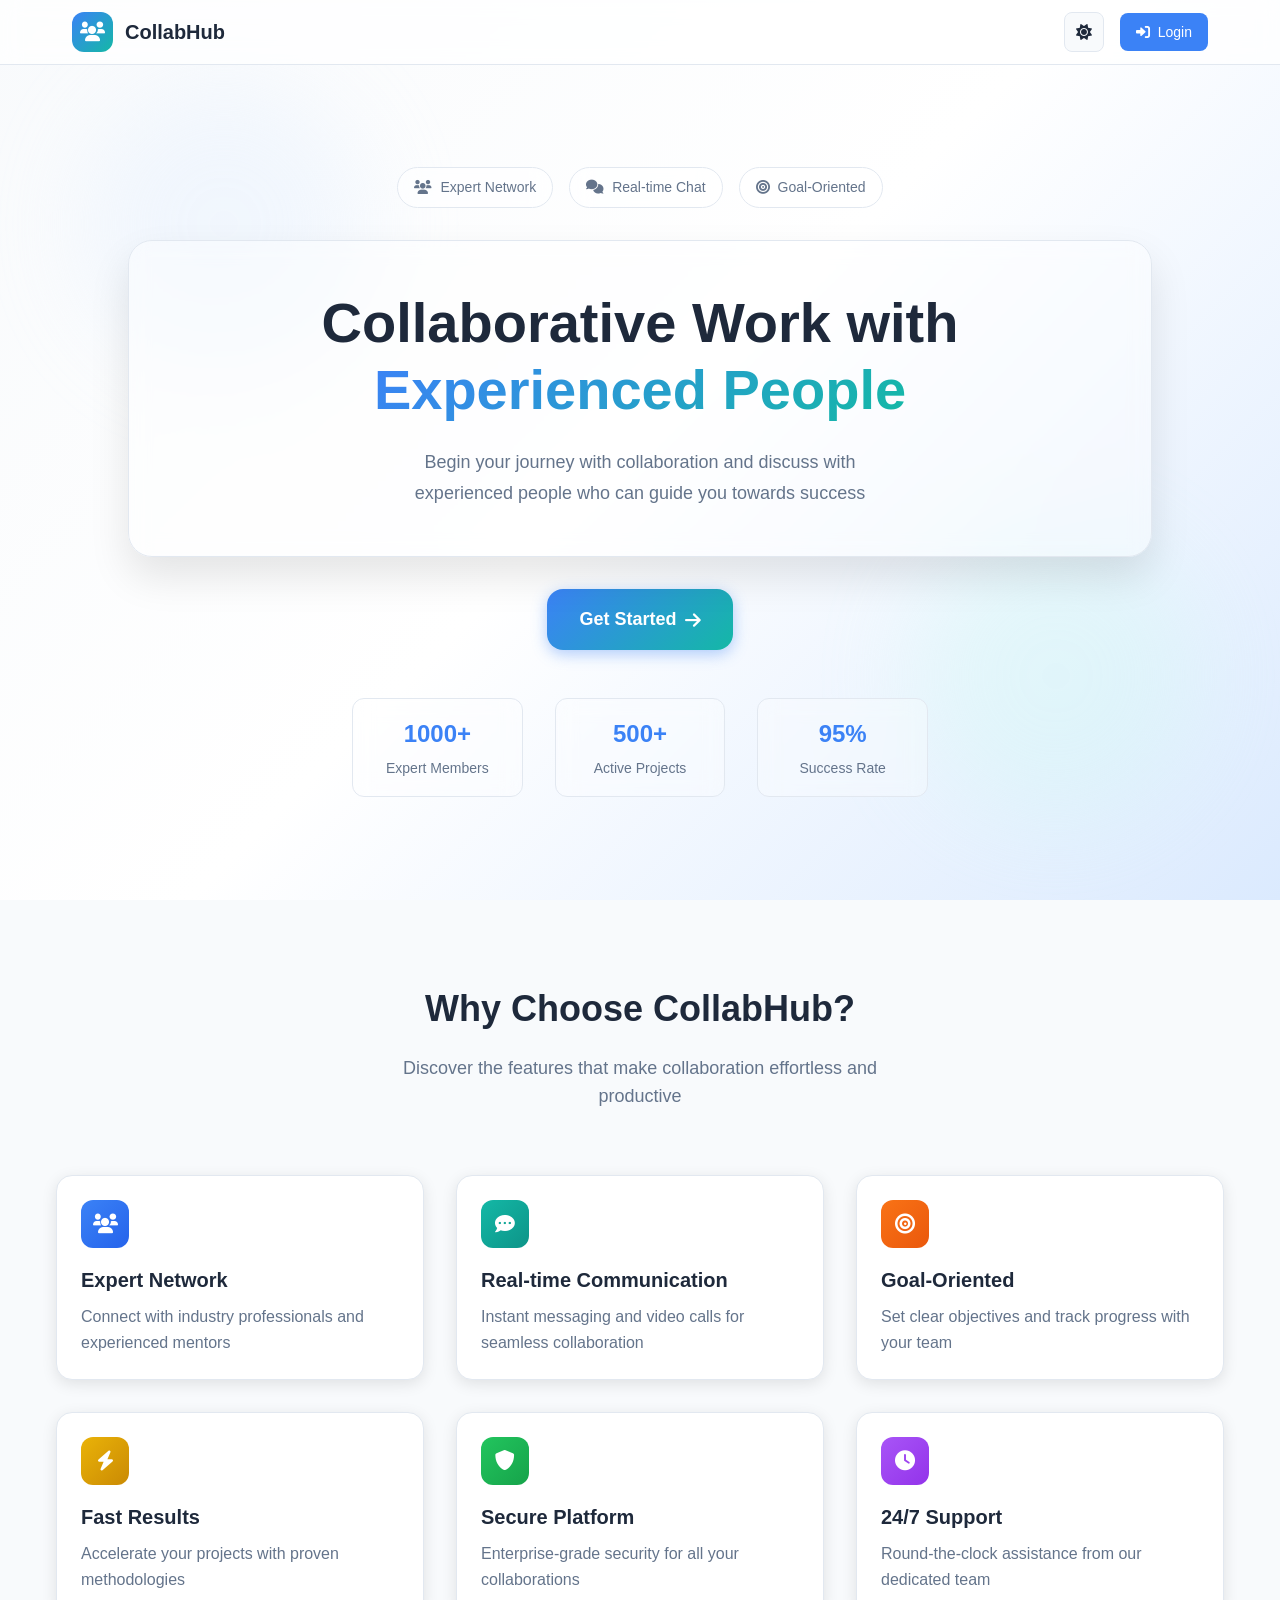
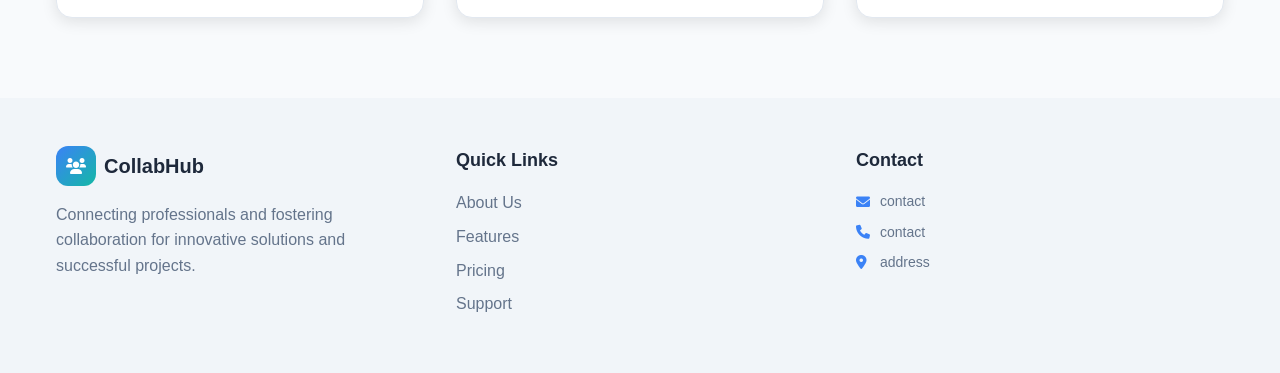
<file: Landing_Page/index.html>
<!DOCTYPE html>
<html lang="en">
<head>
    <meta charset="UTF-8">
    <meta name="viewport" content="width=device-width, initial-scale=1.0">
    <meta name="description" content="CollabHub - Connect with experienced professionals for collaborative work and mentorship">
    <meta name="keywords" content="collaboration, mentorship, professional network, teamwork">
    <title>CollabHub - Collaborative Platform</title>
    <link rel="stylesheet" href="styles.css">
    <link href="https://cdnjs.cloudflare.com/ajax/libs/font-awesome/6.0.0/css/all.min.css" rel="stylesheet">
    <link rel="preconnect" href="https://fonts.googleapis.com">
    <link rel="preconnect" href="https://fonts.gstatic.com" crossorigin>
</head>
<body>
    <header class="header">
        <div class="container">
            <div class="nav-wrapper">
                <a href="#" class="logo">
                    <div class="logo-icon">
                        <i class="fas fa-users"></i>
                    </div>
                    <span class="logo-text">CollabHub</span>
                </a>

                <nav class="nav-menu">
                    <div class="nav-items">
                        <button class="theme-toggle" id="themeToggle" aria-label="Toggle theme">
                            <i class="fas fa-sun" id="themeIcon"></i>
                        </button>
                        <a href="#" class="login-btn" onclick="handleLogin(); return false;">
                            <i class="fas fa-sign-in-alt"></i>
                            <span>Login</span>
                        </a>
                    </div>
                </nav>
            </div>
        </div>
    </header>

    <section class="hero">
        <div class="hero-background">
            <div class="bg-decoration bg-decoration-1"></div>
            <div class="bg-decoration bg-decoration-2"></div>
        </div>
        
        <div class="container">
            <div class="hero-content">
                <div class="feature-badges">
                    <div class="badge">
                        <i class="fas fa-users"></i>
                        <span>Expert Network</span>
                    </div>
                    <div class="badge">
                        <i class="fas fa-comments"></i>
                        <span>Real-time Chat</span>
                    </div>
                    <div class="badge">
                        <i class="fas fa-bullseye"></i>
                        <span>Goal-Oriented</span>
                    </div>
                </div>

                <div class="hero-main">
                    <h1 class="hero-title">
                        Collaborative Work with
                        <span class="gradient-text">Experienced People</span>
                    </h1>
                    
                    <p class="hero-description">
                        Begin your journey with collaboration and discuss with experienced people who can guide you towards success
                    </p>
                </div>

                <a href="#" class="cta-button" onclick="handleGetStarted(); return false;">
                    <span>Get Started</span>
                    <i class="fas fa-arrow-right"></i>
                </a>

                <div class="trust-indicators">
                    <div class="indicator">
                        <div class="indicator-number">1000+</div>
                        <div class="indicator-label">Expert Members</div>
                    </div>
                    <div class="indicator">
                        <div class="indicator-number">500+</div>
                        <div class="indicator-label">Active Projects</div>
                    </div>
                    <div class="indicator">
                        <div class="indicator-number">95%</div>
                        <div class="indicator-label">Success Rate</div>
                    </div>
                </div>
            </div>
        </div>
    </section>

    <section class="features">
        <div class="container">
            <div class="section-header">
                <h2>Why Choose CollabHub?</h2>
                <p>Discover the features that make collaboration effortless and productive</p>
            </div>

            <div class="features-grid">
                <div class="feature-card">
                    <div class="feature-icon blue">
                        <i class="fas fa-users"></i>
                    </div>
                    <h3>Expert Network</h3>
                    <p>Connect with industry professionals and experienced mentors</p>
                </div>

                <div class="feature-card">
                    <div class="feature-icon teal">
                        <i class="fas fa-comment-dots"></i>
                    </div>
                    <h3>Real-time Communication</h3>
                    <p>Instant messaging and video calls for seamless collaboration</p>
                </div>

                <div class="feature-card">
                    <div class="feature-icon orange">
                        <i class="fas fa-bullseye"></i>
                    </div>
                    <h3>Goal-Oriented</h3>
                    <p>Set clear objectives and track progress with your team</p>
                </div>

                <div class="feature-card">
                    <div class="feature-icon yellow">
                        <i class="fas fa-bolt"></i>
                    </div>
                    <h3>Fast Results</h3>
                    <p>Accelerate your projects with proven methodologies</p>
                </div>

                <div class="feature-card">
                    <div class="feature-icon green">
                        <i class="fas fa-shield-alt"></i>
                    </div>
                    <h3>Secure Platform</h3>
                    <p>Enterprise-grade security for all your collaborations</p>
                </div>

                <div class="feature-card">
                    <div class="feature-icon purple">
                        <i class="fas fa-clock"></i>
                    </div>
                    <h3>24/7 Support</h3>
                    <p>Round-the-clock assistance from our dedicated team</p>
                </div>
            </div>
        </div>
    </section>

    <footer class="footer">
        <div class="container">
            <div class="footer-content">
                <!-- Logo and description -->
                <div class="footer-section">
                    <div class="footer-logo">
                        <div class="logo-icon" style="padding: 0.375rem; font-size: 1rem;">
                            <i class="fas fa-users"></i>
                        </div>
                        <span class="logo-text">CollabHub</span>
                    </div>
                    <p class="footer-description">
                        Connecting professionals and fostering collaboration for innovative solutions and successful projects.
                    </p>
                </div>

                <div class="footer-section">
                    <h3>Quick Links</h3>
                    <ul class="footer-links">
                        <li><a href="#" onclick="alert('About Us page coming soon!'); return false;">About Us</a></li>
                        <li><a href="#features">Features</a></li>
                        <li><a href="#" onclick="alert('Pricing page coming soon!'); return false;">Pricing</a></li>
                        <li><a href="#" onclick="alert('Support page coming soon!'); return false;">Support</a></li>
                    </ul>
                </div>

                <div class="footer-section">
                    <h3>Contact</h3>
                    <div class="contact-info">
                        <div class="contact-item">
                            <i class="fas fa-envelope"></i>
                            <span>contact</span>
                        </div>
                        <div class="contact-item">
                            <i class="fas fa-phone"></i>
                            <span>contact</span>
                        </div>
                        <div class="contact-item">
                            <i class="fas fa-map-marker-alt"></i>
                            <span>address</span>
                        </div>
                    </div>
                </div>
            </div>
        </div>
    </footer>

    <script src="script.js"></script>
</body>
</html>
</file>
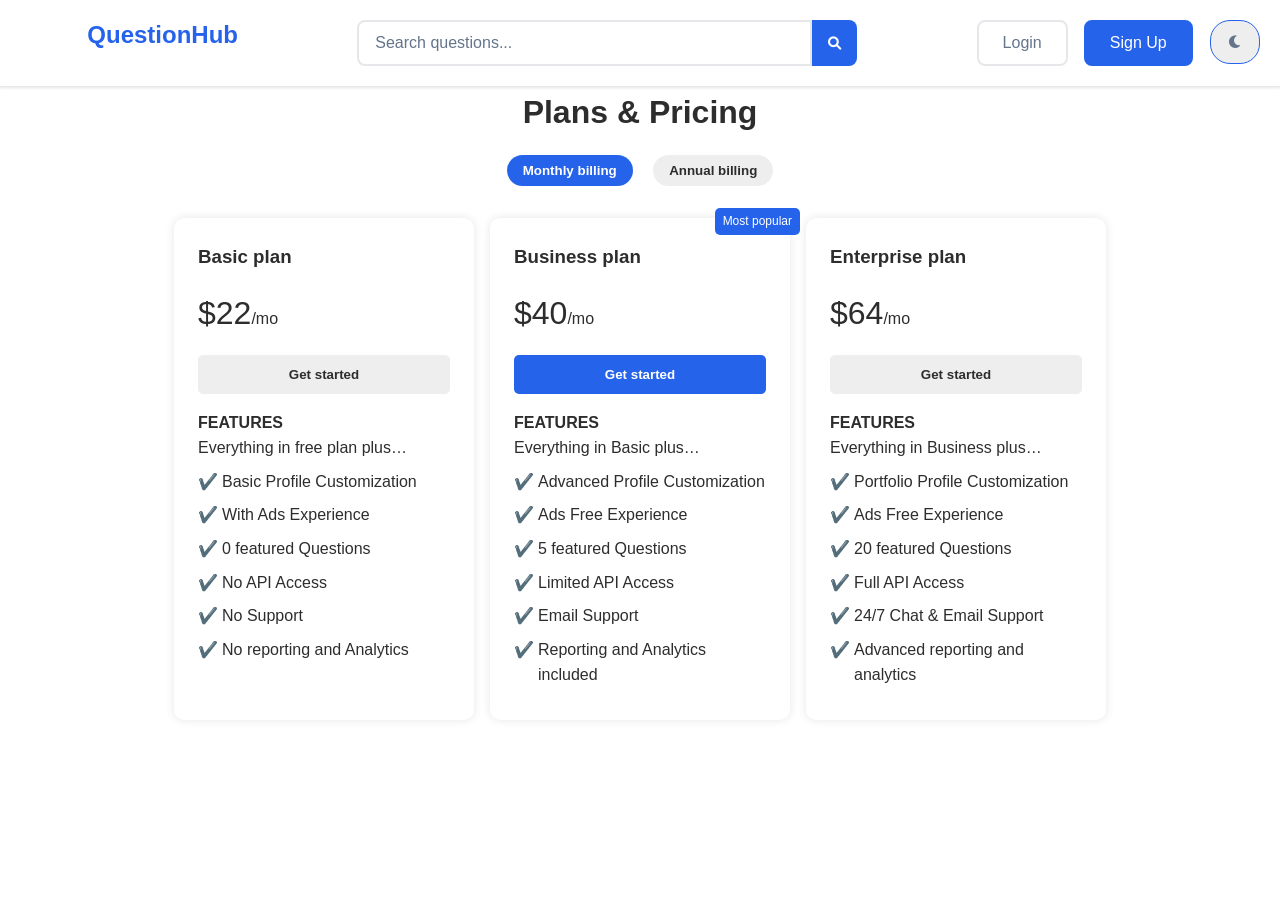
<file: pricing.html>
<!DOCTYPE html>
<html lang="en">
<head>
  <meta charset="UTF-8" />
  <meta name="viewport" content="width=device-width, initial-scale=1.0"/>
  <title>Pricing Page</title>
  <link href="https://cdnjs.cloudflare.com/ajax/libs/font-awesome/6.0.0/css/all.min.css" rel="stylesheet">
  <style>
    *{
        margin:0;
        padding:0;
    }

    :root {
    --bg-primary: #f8fafc;
    --bg-secondary: #ffffff;
    --bg-tertiary: #f1f5f9;
    --bg-quaternary: #f8fafc;
    --text-primary: #1f2937;
    --text-secondary: #64748b;
    --text-tertiary: #374151;
    --border-primary: #e5e7eb;
    --border-secondary: #f1f5f9;
    --accent-primary: #2563eb;
    --accent-secondary: #1d4ed8;
    --accent-success: #10b981;
    --accent-warning: #f59e0b;
    --accent-error: #ef4444;
    --shadow-sm: 0 1px 3px rgba(0, 0, 0, 0.1);
    --shadow-md: 0 4px 6px rgba(0, 0, 0, 0.1);
    --shadow-lg: 0 10px 15px rgba(0, 0, 0, 0.1);
}

[data-theme="dark"] {
    --bg-primary: #0f172a;
    --bg-secondary: #1e293b;
    --bg-tertiary: #334155;
    --bg-quaternary: #475569;
    --text-primary: #f1f5f9;
    --text-secondary: #cbd5e1;
    --text-tertiary: #e2e8f0;
    --border-primary: #334155;
    --border-secondary: #475569;
    --accent-primary: #3b82f6;
    --accent-secondary: #2563eb;
    --accent-success: #10b981;
    --accent-warning: #f59e0b;
    --accent-error: #ef4444;
    --shadow-sm: 0 1px 3px rgba(0, 0, 0, 0.3);
    --shadow-md: 0 4px 6px rgba(0, 0, 0, 0.3);
    --shadow-lg: 0 10px 15px rgba(0, 0, 0, 0.3);
}

* {
    margin: 0;
    padding: 0;
    box-sizing: border-box;
}

body {
    font-family: 'Segoe UI', Tahoma, Geneva, Verdana, sans-serif;
    line-height: 1.6;
    color: var(--text-primary);
    background-color: var(--bg-primary);
    transition: background-color 0.3s ease, color 0.3s ease;
}

.container {
    width: 100vw;
    /* border:1px solid black; */
}

.header {
    background: var(--bg-secondary);
    border-bottom: 1px solid var(--border-primary);
    position: sticky;
    top: 0;
    z-index: 100;
    box-shadow: var(--shadow-sm);
    transition: background-color 0.3s ease, border-color 0.3s ease;
}

.header-content {
    display: flex;
    align-items: center;
    justify-content: space-evenly;
    padding: 1rem 0;
    gap: 2rem;
}

.logo h1 {
    color: var(--accent-primary);
    font-size: 1.5rem;
    font-weight: 700;
    transition: color 0.3s ease;
}

.search-container {
    flex: 1;
    max-width: 500px;
    position: relative;
    display: flex;
}

.search-input {
    width: 100%;
    padding: 0.75rem 1rem;
    border: 2px solid var(--border-primary);
    border-radius: 8px 0 0 8px;
    font-size: 1rem;
    outline: none;
    transition: border-color 0.3s ease;
    background: var(--bg-secondary);
    color: var(--text-primary);
}

.search-input:focus {
    border-color: var(--accent-primary);
}

.search-input::placeholder {
    color: var(--text-secondary);
}

.search-btn {
    padding: 0.75rem 1rem;
    background: var(--accent-primary);
    color: white;
    border: none;
    border-radius: 0 8px 8px 0;
    cursor: pointer;
    transition: background-color 0.3s ease;
}

.search-btn:hover {
    background: var(--accent-secondary);
}

.auth-buttons {
    display: flex;
    gap: 1rem;
}

.theme-toggle {
    padding: 0.75rem;
    background: var(--bg-tertiary);
    color: var(--text-secondary);
    border: 2px solid var(--border-primary);
    border-radius: 8px;
    cursor: pointer;
    transition: all 0.3s ease;
    display: flex;
    align-items: center;
    justify-content: center;
    width: 44px;
    height: 44px;
}

.theme-toggle:hover {
    background: var(--bg-quaternary);
    color: var(--accent-primary);
    border-color: var(--accent-primary);
    transform: translateY(-2px);
}

.btn {
    padding: 0.75rem 1.5rem;
    border: none;
    border-radius: 8px;
    font-size: 1rem;
    font-weight: 500;
    cursor: pointer;
    transition: all 0.3s ease;
    display: inline-flex;
    align-items: center;
    gap: 0.5rem;
    text-decoration: none;
    background: var(--bg-secondary);
    color: var(--text-primary);
    border: 2px solid var(--border-primary);
}

.btn-primary {
    background: var(--accent-primary);
    color: white;
    border-color: var(--accent-primary);
}

.btn-primary:hover {
    background: var(--accent-secondary);
    transform: translateY(-2px);
}

.btn-outline {
    background: var(--bg-secondary);
    color: var(--text-secondary);
    border: 2px solid var(--border-primary);
}

.btn-outline:hover {
    border-color: var(--accent-primary);
    color: var(--accent-primary);
    transform: translateY(-2px);
}

.btn-sm {
    padding: 0.5rem 1rem;
    font-size: 0.875rem;
}


    :root {
      --bg: #ffffff;
      --text: #2d2d2d;
      --card-bg: #fff;
      --highlight:  #2563eb;
      --button-bg: #eee;
      --check-color: #2ecc71;
    }

    [data-theme="dark"] {
      --bg: #1a1a1a;
      --text: #f0f0f0;
      --card-bg: #2a2a2a;
      --highlight: #fff;
      --button-bg: #333;
      --check-color: #2ecc71;
    }

    * {
      margin: 0;
      padding: 0;
      box-sizing: border-box;
    }

    body {
      font-family:'Lucida Sans', 'Lucida Sans Regular', 'Lucida Grande', 'Lucida Sans Unicode', Geneva, Verdana, sans-serif;
      background: var(--bg);
      color: var(--text);
      transition: all 0.3s ease;
      overflow-x:hidden;
    }

    h1 {
      text-align: center;
      font-size: 2rem;
      margin-bottom: 1rem;
    }

    .top-bar {
      display: flex;
      justify-content: center;
      align-items: center;
      gap: 1rem;
      margin-bottom: 2rem;
    }

    .toggle button {
      padding: 0.5rem 1rem;
      margin: 0 0.5rem;
      border: none;
      border-radius: 20px;
      cursor: pointer;
      font-weight: bold;
      background: var(--button-bg);
      color: var(--text);
    }

    .toggle button.active {
      background: var(--highlight);
      color: var(--bg);
    }

    .dark-mode-toggle {
      width:50px;
      cursor: pointer;
      font-size: 0.9rem;
      background: var(--button-bg);
      padding: 0.4rem 1rem;
      border-radius: 20px;
      border: 1px solid var(--highlight);
      margin-right:0;
      position:absolute;
      right:0;
      margin-right:20px;
    }

    .plans {
      display: flex;
      flex-wrap: wrap;
      gap: 1rem;
      justify-content: center;
    }

    .card {
      background: var(--card-bg);
      border-radius: 10px;
      padding: 1.5rem;
      width: 300px;
      box-shadow: 0 0 10px rgba(0,0,0,0.1);
      position: relative;
      transition: background 0.3s ease;
    }

    .popular {
      position: absolute;
      top: -10px;
      right: -10px;
      background: var(--highlight);
      color: var(--bg);
      font-size: 0.75rem;
      padding: 0.25rem 0.5rem;
      border-radius: 5px;
    }

    .price {
      font-size: 2rem;
      margin: 1rem 0;
    }

    .card button {
      width: 100%;
      padding: 0.75rem;
      background: var(--button-bg);
      border: none;
      border-radius: 5px;
      font-weight: bold;
      margin-bottom: 1rem;
      cursor: pointer;
      color: var(--text);
    }

    .card .black-btn {
      background: var(--highlight);
      color: var(--bg);
    }

    ul {
      list-style: none;
    }

    ul li {
      margin: 0.5rem 0;
      padding-left: 1.5rem;
      position: relative;
    }

    ul li::before {
      content: "✔️";
      position: absolute;
      left: 0;
      color: var(--check-color);
    }

    @media (max-width: 768px) {
      .plans {
        flex-direction: column;
        align-items: center;
      }
    }
  </style>
</head>
<body>

    <header class="header">
        <div class="container">
            <div class="header-content">
                <div class="logo">
                    <h1>QuestionHub</h1>
                </div>
                
                <div class="search-container">
                    <input type="text" class="search-input" placeholder="Search questions..." id="searchInput">
                    <button class="search-btn">
                        <i class="fas fa-search"></i>
                    </button>
                </div>
                
                <div class="auth-buttons">
                    <button class="btn btn-outline" id="loginBtn">Login</button>
                    <button class="btn btn-primary" id="signupBtn">Sign Up</button>
                    <button class="theme-toggle dark-mode-toggle" id="themeToggle" aria-label="Toggle theme" onclick="toggleDarkMode()"/>
                        <i class="fas fa-moon"></i>
                    </button>
                </div>
            </div>
        </div>
    </header>
  <h1>Plans & Pricing</h1>

  <div class="top-bar">
    <div class="toggle">
      <button class="active" onclick="switchPricing('monthly')">Monthly billing</button>
      <button onclick="switchPricing('annual')">Annual billing</button>
    </div>
  </div>

  <div class="plans" id="pricingCards"></div>

  <script>
    const plans = {
      monthly: [
        {
          name: "Basic plan",
          price: 22,
          button: "Get started",
          features: [
            "Basic Profile Customization",
            "With Ads Experience",
            "0 featured Questions",
            "No API Access",
            "No Support",
            "No reporting and Analytics"
          ]
        },
        {
          name: "Business plan",
          price: 40,
          popular: true,
          button: "Get started",
          features: [
            "Advanced Profile Customization",
            "Ads Free Experience",
            "5 featured Questions",
            "Limited API Access",
            "Email Support",
            "Reporting and Analytics included"
          ]
        },
        {
          name: "Enterprise plan",
          price: 64,
          button: "Get started",
          features: [
            "Portfolio Profile Customization",
            "Ads Free Experience",
            "20 featured Questions",
            "Full API Access",
            "24/7 Chat & Email Support",
            "Advanced reporting and analytics"
          ]
        }
      ],
      annual: [
        {
          name: "Basic plan",
          price: 200,
          button: "Get started",
          features: [
            "Basic Profile Customization",
            "With Ads Experience",
            "0 featured Questions",
            "No API Access",
            "No Support",
            "No reporting and Analytics"
          ]
        },
        {
          name: "Business plan",
          price: 399,
          popular: true,
          button: "Get started",
          features: [
            "Advanced Profile Customization",
            "Ads Free Experience",
            "5 featured Questions",
            "Limited API Access",
            "Email Support",
            "Reporting and Analytics included"
          ]
        },
        {
          name: "Enterprise plan",
          price: 799,
          button: "Get started",
          features: [
            "Portfolio Profile Customization",
            "Ads Free Experience",
            "20 featured Questions",
            "Full API Access",
            "24/7 Chat & Email Support",
            "Advanced reporting and analytics"
          ]
        }
      ]
    };

    function renderPlans(type = "monthly") {
      const container = document.getElementById("pricingCards");
      container.innerHTML = "";
      plans[type].forEach(plan => {
        const card = document.createElement("div");
        card.className = "card";
        if (plan.popular) {
          const badge = document.createElement("div");
          badge.className = "popular";
          badge.innerText = "Most popular";
          card.appendChild(badge);
        }
        card.innerHTML += `
          <h3>${plan.name}</h3>
          <p class="price">$${plan.price}<span style="font-size: 1rem;">/mo</span></p>
          <button class="${plan.popular ? 'black-btn' : ''}">${plan.button}</button>
          <p><strong>FEATURES</strong><br>Everything in ${plan.name.includes('Basic') ? 'free plan' : plan.name.includes('Business') ? 'Basic' : 'Business'} plus…</p>
          <ul>${plan.features.map(f => `<li>${f}</li>`).join('')}</ul>
        `;
        container.appendChild(card);
      });
    }

    function switchPricing(type) {
      document.querySelectorAll(".toggle button").forEach(btn => btn.classList.remove("active"));
      document.querySelector(`.toggle button:nth-child(${type === "monthly" ? 1 : 2})`).classList.add("active");
      renderPlans(type);
    }

    function toggleDarkMode() {
      const currentTheme = document.documentElement.getAttribute("data-theme");
      const newTheme = currentTheme === "dark" ? "light" : "dark";
      document.documentElement.setAttribute("data-theme", newTheme);
      localStorage.setItem("theme", newTheme);
    }

    // Load saved theme from localStorage
    window.onload = () => {
      const savedTheme = localStorage.getItem("theme") || "light";
      document.documentElement.setAttribute("data-theme", savedTheme);
      renderPlans();
    };
  </script>
</body>
</html>
</file>
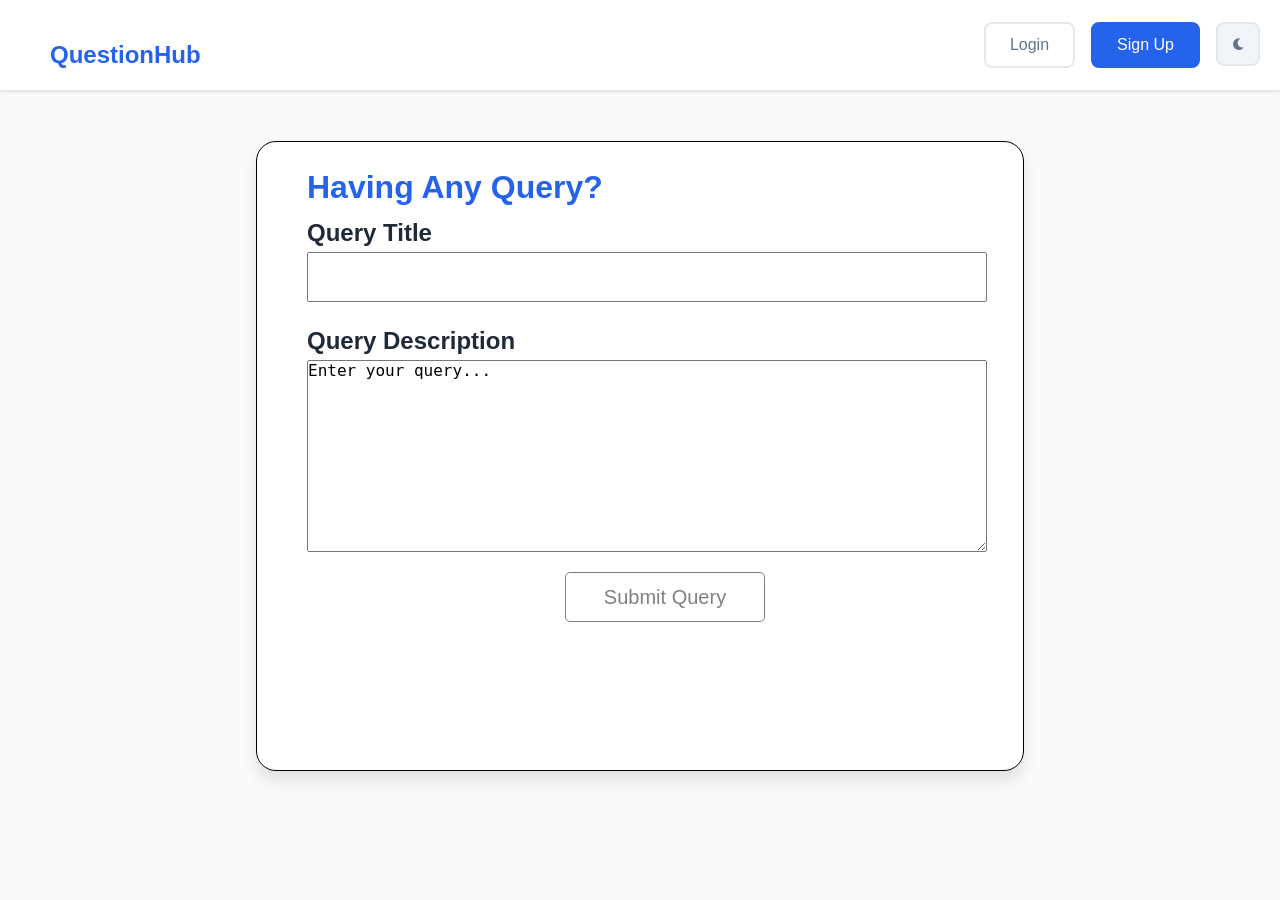
<file: query_page.html>
<!DOCTYPE html>
<html lang="en">
<head>
    <meta charset="UTF-8">
    <meta name="viewport" content="width=device-width, initial-scale=1.0">
    <title>Query Page</title>
    <link href="https://cdnjs.cloudflare.com/ajax/libs/font-awesome/6.0.0/css/all.min.css" rel="stylesheet">
    <style>

            *{
        margin:0;
        padding:0;
    }

    :root {
    --bg-primary: #f8fafc;
    --bg-secondary: #ffffff;
    --bg-tertiary: #f1f5f9;
    --bg-quaternary: #f8fafc;
    --text-primary: #1f2937;
    --text-secondary: #64748b;
    --text-tertiary: #374151;
    --border-primary: #e5e7eb;
    --border-secondary: #f1f5f9;
    --accent-primary: #2563eb;
    --accent-secondary: #1d4ed8;
    --accent-success: #10b981;
    --accent-warning: #f59e0b;
    --accent-error: #ef4444;
    --shadow-sm: 0 1px 3px rgba(0, 0, 0, 0.1);
    --shadow-md: 0 4px 6px rgba(0, 0, 0, 0.1);
    --shadow-lg: 0 10px 15px rgba(0, 0, 0, 0.1);
}

[data-theme="dark"] {
    --bg-primary: #0f172a;
    --bg-secondary: #1e293b;
    --bg-tertiary: #334155;
    --bg-quaternary: #475569;
    --text-primary: #f1f5f9;
    --text-secondary: #cbd5e1;
    --text-tertiary: #e2e8f0;
    --border-primary: #334155;
    --border-secondary: #475569;
    --accent-primary: #3b82f6;
    --accent-secondary: #2563eb;
    --accent-success: #10b981;
    --accent-warning: #f59e0b;
    --accent-error: #ef4444;
    --shadow-sm: 0 1px 3px rgba(0, 0, 0, 0.3);
    --shadow-md: 0 4px 6px rgba(0, 0, 0, 0.3);
    --shadow-lg: 0 10px 15px rgba(0, 0, 0, 0.3);
}

* {
    margin: 0;
    padding: 0;
    box-sizing: border-box;
}

body {
    font-family: 'Segoe UI', Tahoma, Geneva, Verdana, sans-serif;
    line-height: 1.6;
    color: var(--text-primary);
    background-color: var(--bg-primary);
    transition: background-color 0.3s ease, color 0.3s ease;
}

.container {
    width: 100vw;
    /* border:1px solid black; */
}

.header {
    background: var(--bg-secondary);
    border-bottom: 1px solid var(--border-primary);
    position: sticky;
    top: 0;
    z-index: 100;
    box-shadow: var(--shadow-sm);
    transition: background-color 0.3s ease, border-color 0.3s ease;
}

.header-content {
    display: flex;
    align-items: center;
    justify-content: space-between;
    padding: 1rem 0;
    gap: 2rem;
}

.logo h1 {
    color: var(--accent-primary);
    font-size: 1.5rem;
    font-weight: 700;
    transition: color 0.3s ease;
}

.search-container {
    flex: 1;
    max-width: 500px;
    position: relative;
    display: flex;
}

.search-input {
    width: 100%;
    padding: 0.75rem 1rem;
    border: 2px solid var(--border-primary);
    border-radius: 8px 0 0 8px;
    font-size: 1rem;
    outline: none;
    transition: border-color 0.3s ease;
    background: var(--bg-secondary);
    color: var(--text-primary);
}

.search-input:focus {
    border-color: var(--accent-primary);
}

.search-input::placeholder {
    color: var(--text-secondary);
}

.search-btn {
    padding: 0.75rem 1rem;
    background: var(--accent-primary);
    color: white;
    border: none;
    border-radius: 0 8px 8px 0;
    cursor: pointer;
    transition: background-color 0.3s ease;
}

.search-btn:hover {
    background: var(--accent-secondary);
}

.auth-buttons {
    display: flex;
    gap: 1rem;
    margin-right:20px;
}

.theme-toggle {
    padding: 0.75rem;
    background: var(--bg-tertiary);
    color: var(--text-secondary);
    border: 2px solid var(--border-primary);
    border-radius: 8px;
    cursor: pointer;
    transition: all 0.3s ease;
    display: flex;
    align-items: center;
    justify-content: center;
    width: 44px;
    height: 44px;
}

.theme-toggle:hover {
    background: var(--bg-quaternary);
    color: var(--accent-primary);
    border-color: var(--accent-primary);
    transform: translateY(-2px);
}

.btn {
    padding: 0.75rem 1.5rem;
    border: none;
    border-radius: 8px;
    font-size: 1rem;
    font-weight: 500;
    cursor: pointer;
    transition: all 0.3s ease;
    display: inline-flex;
    align-items: center;
    gap: 0.5rem;
    text-decoration: none;
    background: var(--bg-secondary);
    color: var(--text-primary);
    border: 2px solid var(--border-primary);
}

.btn-primary {
    background: var(--accent-primary);
    color: white;
    border-color: var(--accent-primary);
}

.btn-primary:hover {
    background: var(--accent-secondary);
    transform: translateY(-2px);
}

.btn-outline {
    background: var(--bg-secondary);
    color: var(--text-secondary);
    border: 2px solid var(--border-primary);
}

.btn-outline:hover {
    border-color: var(--accent-primary);
    color: var(--accent-primary);
    transform: translateY(-2px);
}

.btn-sm {
    padding: 0.5rem 1rem;
    font-size: 0.875rem;
}


        .query-section{
            border:1px solid black;
            width:60%;
            height:70vh;
            background-color: var(--bg-secondary);
            margin:auto;
            border-radius:20px;
            margin-top:50px;
            box-shadow:var(--shadow-lg);
        }
        h1{
            margin-left:50px;
            margin-top:20px;
            color:var(--accent-primary);
        }
        form{
            display:flex;
            justify-content: flex-start;
            align-items: first baseline;
            flex-direction: column;
            flex-wrap: wrap;
            margin-left:50px;
        }

        form label{
            font-size:24px;
            font-weight:600;
        }
        form input[type="text"]{
            width:95%;
            height:50px;
            font-size:20px;
            font-weight: 500;
            margin-bottom:20px;
        }

        form textarea{
            width:95%;
            font-size: 16px;
        }

        form input[type="submit"]{
            width:200px;
            height:50px;
            margin:auto;
            border-radius:5px;
            margin-top:20px;
            font-size:20px;
            border:1px solid grey;
            background-color: white;
            color:grey;
            cursor:pointer;
        }

        form input[type="submit"]:hover{
            color:white;
            background-color: var(--accent-primary);
        }
    </style>
</head>
<body>

    <header class="header">
        <div class="container">
            <div class="header-content">
                <div class="logo">
                    <h1>QuestionHub</h1>
                </div>
                
                <!-- <div class="search-container">
                    <input type="text" class="search-input" placeholder="Search questions..." id="searchInput">
                    <button class="search-btn">
                        <i class="fas fa-search"></i>
                    </button>
                </div> -->
                
                <div class="auth-buttons">
                    <button class="btn btn-outline" id="loginBtn">Login</button>
                    <button class="btn btn-primary" id="signupBtn">Sign Up</button>
                    <button class="theme-toggle dark-mode-toggle" id="themeToggle" aria-label="Toggle theme" onclick="toggleDarkMode()"/>
                        <i class="fas fa-moon"></i>
                    </button>
                </div>
            </div>
        </div>
    </header>

    <div class="query-section">
        <h1>Having Any Query?</h1>
        <form action="">
            <label for="">Query Title</label>
            <input type="text" class="" id="" />
            <label for="">Query Description</label>
            <textarea name="query-desc" id="" cols="30" rows="10">Enter your query...</textarea>
            <input type="submit" value="Submit Query">
        </form>
    </div>
</body>
</html>
</file>
<file: Landing_Page/styles.css>
:root {
  --bg-primary: #ffffff;
  --bg-secondary: #f8fafc;
  --bg-tertiary: #f1f5f9;
  --text-primary: #1e293b;
  --text-secondary: #64748b;
  --text-muted: #94a3b8;
  --border-color: #e2e8f0;
  --shadow-light: rgba(0, 0, 0, 0.1);
  --shadow-medium: rgba(0, 0, 0, 0.15);
  --shadow-heavy: rgba(0, 0, 0, 0.25);
  
  --color-blue: #3b82f6;
  --color-blue-dark: #2563eb;
  --color-teal: #14b8a6;
  --color-orange: #f97316;
  --color-yellow: #eab308;
  --color-green: #22c55e;
  --color-purple: #a855f7;
  
  --gradient-primary: linear-gradient(135deg, var(--color-blue), var(--color-teal));
  --gradient-text: linear-gradient(135deg, var(--color-blue), var(--color-teal));
}

[data-theme="dark"] {
  --bg-primary: #0f172a;
  --bg-secondary: #1e293b;
  --bg-tertiary: #334155;
  --text-primary: #f8fafc;
  --text-secondary: #cbd5e1;
  --text-muted: #94a3b8;
  --border-color: #334155;
  --shadow-light: rgba(0, 0, 0, 0.3);
  --shadow-medium: rgba(0, 0, 0, 0.4);
  --shadow-heavy: rgba(0, 0, 0, 0.6);
}

* {
  margin: 0;
  padding: 0;
  box-sizing: border-box;
}

html {
  scroll-behavior: smooth;
}

body {
  font-family: -apple-system, BlinkMacSystemFont, 'Segoe UI', Roboto, 'Helvetica Neue', Arial, sans-serif;
  line-height: 1.6;
  color: var(--text-primary);
  background-color: var(--bg-primary);
  transition: background-color 0.3s ease, color 0.3s ease;
  overflow-x: hidden;
}

.container {
  max-width: 1200px;
  margin: 0 auto;
  padding: 0 1rem;
}

.header {
  position: fixed;
  top: 0;
  left: 0;
  right: 0;
  background: rgba(255, 255, 255, 0.95);
  backdrop-filter: blur(10px);
  -webkit-backdrop-filter: blur(10px);
  border-bottom: 1px solid var(--border-color);
  z-index: 1000;
  transition: all 0.3s ease;
}

[data-theme="dark"] .header {
  background: rgba(15, 23, 42, 0.95);
}

.nav-wrapper {
  display: flex;
  justify-content: space-between;
  align-items: center;
  height: 4rem;
  max-width: 1200px;
  margin: 0 auto;
  padding: 0 1rem;
}

.logo {
  display: flex;
  align-items: center;
  gap: 0.75rem;
  text-decoration: none;
}

.logo-icon {
  background: var(--gradient-primary);
  padding: 0.5rem;
  border-radius: 0.75rem;
  color: white;
  font-size: 1.25rem;
  display: flex;
  align-items: center;
  justify-content: center;
  min-width: 2.5rem;
  height: 2.5rem;
}

.logo-text {
  font-size: 1.25rem;
  font-weight: 700;
  color: var(--text-primary);
}

.nav-items {
  display: flex;
  align-items: center;
  gap: 1rem;
}

.theme-toggle {
  background: var(--bg-secondary);
  border: 1px solid var(--border-color);
  border-radius: 0.5rem;
  padding: 0.5rem;
  cursor: pointer;
  transition: all 0.3s ease;
  color: var(--text-primary);
  font-size: 1rem;
  display: flex;
  align-items: center;
  justify-content: center;
  min-width: 2.5rem;
  height: 2.5rem;
}

.theme-toggle:hover {
  background: var(--bg-tertiary);
  transform: scale(1.05);
}

.login-btn {
  display: flex;
  align-items: center;
  gap: 0.5rem;
  background: var(--color-blue);
  color: white;
  border: none;
  padding: 0.5rem 1rem;
  border-radius: 0.5rem;
  font-weight: 500;
  cursor: pointer;
  transition: all 0.3s ease;
  text-decoration: none;
  font-size: 0.875rem;
}

.login-btn:hover {
  background: var(--color-blue-dark);
  transform: scale(1.05);
}

.hero {
  min-height: 100vh;
  display: flex;
  align-items: center;
  justify-content: center;
  position: relative;
  background: linear-gradient(135deg, var(--bg-secondary), var(--bg-primary), #dbeafe);
  padding: 6rem 1rem 2rem;
  overflow: hidden;
}

[data-theme="dark"] .hero {
  background: linear-gradient(135deg, var(--bg-secondary), var(--bg-primary), #1e3a8a);
}

.hero-background {
  position: absolute;
  inset: 0;
  overflow: hidden;
  pointer-events: none;
}

.bg-decoration {
  position: absolute;
  width: 18rem;
  height: 18rem;
  border-radius: 50%;
  filter: blur(3rem);
  opacity: 0.3;
  animation: float 6s ease-in-out infinite;
}

.bg-decoration-1 {
  top: 5rem;
  left: 5rem;
  background: #dbeafe;
  animation-delay: 0s;
}

.bg-decoration-2 {
  bottom: 5rem;
  right: 5rem;
  background: #ccfbf1;
  animation-delay: 3s;
}

[data-theme="dark"] .bg-decoration-1 {
  background: #1e3a8a;
}

[data-theme="dark"] .bg-decoration-2 {
  background: #134e4a;
}

@keyframes float {
  0%, 100% { transform: translateY(0px); }
  50% { transform: translateY(-20px); }
}

.hero-content {
  text-align: center;
  position: relative;
  z-index: 10;
  max-width: 64rem;
  margin: 0 auto;
  width: 100%;
}

.feature-badges {
  display: flex;
  justify-content: center;
  gap: 1rem;
  margin-bottom: 2rem;
  flex-wrap: wrap;
}

.badge {
  display: flex;
  align-items: center;
  gap: 0.5rem;
  background: rgba(255, 255, 255, 0.6);
  backdrop-filter: blur(10px);
  -webkit-backdrop-filter: blur(10px);
  padding: 0.5rem 1rem;
  border-radius: 2rem;
  border: 1px solid var(--border-color);
  font-size: 0.875rem;
  color: var(--text-secondary);
  transition: all 0.3s ease;
  white-space: nowrap;
}

[data-theme="dark"] .badge {
  background: rgba(30, 41, 59, 0.6);
}

.badge:hover {
  transform: translateY(-2px);
  box-shadow: 0 4px 12px var(--shadow-light);
}

.hero-main {
  background: rgba(255, 255, 255, 0.4);
  backdrop-filter: blur(10px);
  -webkit-backdrop-filter: blur(10px);
  border: 1px solid var(--border-color);
  border-radius: 1.5rem;
  padding: 3rem 2rem;
  margin-bottom: 2rem;
  box-shadow: 0 20px 40px var(--shadow-light);
  transition: all 0.3s ease;
}

[data-theme="dark"] .hero-main {
  background: rgba(30, 41, 59, 0.4);
}

.hero-main:hover {
  box-shadow: 0 25px 50px var(--shadow-medium);
}

.hero-title {
  font-size: clamp(2rem, 5vw, 3.5rem);
  font-weight: 700;
  line-height: 1.2;
  margin-bottom: 1.5rem;
  color: var(--text-primary);
}

.gradient-text {
  background: var(--gradient-text);
  -webkit-background-clip: text;
  background-clip: text;
  -webkit-text-fill-color: transparent;
  color: transparent;
}

.hero-description {
  font-size: clamp(1rem, 2.5vw, 1.125rem);
  color: var(--text-secondary);
  max-width: 32rem;
  margin: 0 auto;
  line-height: 1.7;
}

.cta-button {
  display: inline-flex;
  align-items: center;
  gap: 0.5rem;
  background: var(--gradient-primary);
  color: white;
  border: none;
  padding: 1rem 2rem;
  border-radius: 1rem;
  font-size: 1.125rem;
  font-weight: 600;
  cursor: pointer;
  transition: all 0.3s ease;
  box-shadow: 0 4px 15px rgba(59, 130, 246, 0.4);
  margin-bottom: 3rem;
  text-decoration: none;
}

.cta-button:hover {
  transform: scale(1.05);
  box-shadow: 0 8px 25px rgba(59, 130, 246, 0.6);
}

.cta-button i {
  transition: transform 0.3s ease;
}

.cta-button:hover i {
  transform: translateX(4px);
}

.trust-indicators {
  display: grid;
  grid-template-columns: repeat(auto-fit, minmax(150px, 1fr));
  gap: 2rem;
  max-width: 36rem;
  margin: 0 auto;
}

.indicator {
  background: rgba(255, 255, 255, 0.3);
  backdrop-filter: blur(10px);
  -webkit-backdrop-filter: blur(10px);
  border-radius: 0.75rem;
  padding: 1rem;
  border: 1px solid var(--border-color);
  transition: all 0.3s ease;
}

[data-theme="dark"] .indicator {
  background: rgba(30, 41, 59, 0.3);
}

.indicator:hover {
  transform: translateY(-4px);
  box-shadow: 0 8px 20px var(--shadow-light);
}

.indicator-number {
  font-size: 1.5rem;
  font-weight: 700;
  color: var(--color-blue);
  margin-bottom: 0.25rem;
}

.indicator-label {
  font-size: 0.875rem;
  color: var(--text-secondary);
}

.features {
  padding: 5rem 0;
  background: var(--bg-secondary);
}

.section-header {
  text-align: center;
  margin-bottom: 4rem;
}

.section-header h2 {
  font-size: clamp(1.875rem, 4vw, 2.25rem);
  font-weight: 700;
  color: var(--text-primary);
  margin-bottom: 1rem;
}

.section-header p {
  font-size: clamp(1rem, 2.5vw, 1.125rem);
  color: var(--text-secondary);
  max-width: 32rem;
  margin: 0 auto;
}

.features-grid {
  display: grid;
  grid-template-columns: repeat(auto-fit, minmax(280px, 1fr));
  gap: 2rem;
}

.feature-card {
  background: var(--bg-primary);
  border-radius: 1rem;
  padding: 1.5rem;
  box-shadow: 0 4px 15px var(--shadow-light);
  border: 1px solid var(--border-color);
  transition: all 0.3s ease;
}

.feature-card:hover {
  transform: translateY(-4px);
  box-shadow: 0 8px 25px var(--shadow-medium);
}

.feature-icon {
  width: 3rem;
  height: 3rem;
  border-radius: 0.75rem;
  display: flex;
  align-items: center;
  justify-content: center;
  margin-bottom: 1rem;
  font-size: 1.25rem;
  color: white;
}

.feature-icon.blue { background: linear-gradient(135deg, #3b82f6, #2563eb); }
.feature-icon.teal { background: linear-gradient(135deg, #14b8a6, #0d9488); }
.feature-icon.orange { background: linear-gradient(135deg, #f97316, #ea580c); }
.feature-icon.yellow { background: linear-gradient(135deg, #eab308, #ca8a04); }
.feature-icon.green { background: linear-gradient(135deg, #22c55e, #16a34a); }
.feature-icon.purple { background: linear-gradient(135deg, #a855f7, #9333ea); }

.feature-card h3 {
  font-size: 1.25rem;
  font-weight: 600;
  color: var(--text-primary);
  margin-bottom: 0.5rem;
}

.feature-card p {
  color: var(--text-secondary);
  line-height: 1.6;
}

/* Footer */
.footer {
  background: var(--bg-tertiary);
  color: var(--text-primary);
  padding: 3rem 0 1rem;
}

.footer-content {
  display: grid;
  grid-template-columns: repeat(auto-fit, minmax(250px, 1fr));
  gap: 2rem;
  margin-bottom: 2rem;
}

.footer-section h3 {
  font-size: 1.125rem;
  font-weight: 600;
  margin-bottom: 1rem;
  color: var(--text-primary);
}

.footer-logo {
  display: flex;
  align-items: center;
  gap: 0.5rem;
  margin-bottom: 1rem;
}

.footer-description {
  color: var(--text-secondary);
  line-height: 1.6;
  max-width: 20rem;
}

.footer-links {
  list-style: none;
}

.footer-links li {
  margin-bottom: 0.5rem;
}

.footer-links a {
  color: var(--text-secondary);
  text-decoration: none;
  transition: color 0.3s ease;
}

.footer-links a:hover {
  color: var(--text-primary);
}

.contact-info {
  display: flex;
  flex-direction: column;
  gap: 0.5rem;
}

.contact-item {
  display: flex;
  align-items: center;
  gap: 0.5rem;
  color: var(--text-secondary);
  font-size: 0.875rem;
}

.contact-item i {
  width: 1rem;
  color: var(--color-blue);
}

.footer-bottom {
  border-top: 1px solid var(--border-color);
  padding-top: 1rem;
  text-align: center;
}

.footer-bottom p {
  color: var(--text-secondary);
  font-size: 0.875rem;
}

@media (max-width: 1024px) {
  .container {
    padding: 0 1.5rem;
  }
  
  .hero {
    padding: 5rem 1.5rem 2rem;
  }
  
  .hero-main {
    padding: 2.5rem 1.5rem;
  }
  
  .trust-indicators {
    grid-template-columns: repeat(auto-fit, minmax(120px, 1fr));
    gap: 1.5rem;
  }
}

@media (max-width: 768px) {
  .nav-wrapper {
    padding: 0 1rem;
  }
  
  .logo-text {
    font-size: 1.125rem;
  }
  
  .nav-items {
    gap: 0.75rem;
  }
  
  .hero {
    padding: 5rem 1rem 2rem;
    min-height: 90vh;
  }
  
  .hero-content {
    max-width: 100%;
  }
  
  .feature-badges {
    gap: 0.5rem;
    justify-content: center;
  }
  
  .badge {
    font-size: 0.75rem;
    padding: 0.375rem 0.75rem;
  }
  
  .hero-main {
    padding: 2rem 1rem;
    margin-bottom: 1.5rem;
  }
  
  .hero-title {
    margin-bottom: 1rem;
  }
  
  .cta-button {
    padding: 0.875rem 1.5rem;
    font-size: 1rem;
    margin-bottom: 2rem;
  }
  
  .trust-indicators {
    grid-template-columns: 1fr;
    gap: 1rem;
    max-width: 20rem;
  }
  
  .features-grid {
    grid-template-columns: 1fr;
    gap: 1.5rem;
  }
  
  .footer-content {
    grid-template-columns: 1fr;
    text-align: center;
    gap: 1.5rem;
  }
  
  .section-header {
    margin-bottom: 3rem;
  }
}

@media (max-width: 480px) {
  .nav-items {
    gap: 0.5rem;
  }
  
  .login-btn span {
    display: none;
  }
  
  .login-btn {
    padding: 0.5rem;
    min-width: 2.5rem;
    justify-content: center;
  }
  
  .theme-toggle {
    padding: 0.375rem;
    min-width: 2.25rem;
    height: 2.25rem;
  }
  
  .hero {
    padding: 4rem 0.75rem 1.5rem;
  }
  
  .hero-main {
    padding: 1.5rem 1rem;
  }
  
  .feature-badges {
    flex-direction: column;
    align-items: center;
    gap: 0.5rem;
  }
  
  .badge {
    font-size: 0.75rem;
    padding: 0.25rem 0.75rem;
  }
  
  .cta-button {
    padding: 0.75rem 1.25rem;
    font-size: 0.875rem;
  }
  
  .trust-indicators {
    gap: 0.75rem;
  }
  
  .indicator {
    padding: 0.75rem;
  }
  
  .indicator-number {
    font-size: 1.25rem;
  }
  
  .indicator-label {
    font-size: 0.75rem;
  }
  
  .features {
    padding: 3rem 0;
  }
  
  .feature-card {
    padding: 1.25rem;
  }
}

@media (max-width: 320px) {
  .container {
    padding: 0 0.75rem;
  }
  
  .hero-content {
    padding: 0 0.5rem;
  }
  
  .hero-main {
    padding: 1.25rem 0.75rem;
  }
  
  .logo-text {
    font-size: 1rem;
  }
  
  .cta-button {
    padding: 0.625rem 1rem;
    font-size: 0.875rem;
  }
}

@media (prefers-reduced-motion: reduce) {
  * {
    animation-duration: 0.01ms !important;
    animation-iteration-count: 1 !important;
    transition-duration: 0.01ms !important;
  }
}

.keyboard-navigation *:focus {
  outline: 2px solid var(--color-blue);
  outline-offset: 2px;
}

@media (prefers-contrast: high) {
  :root {
    --border-color: #000000;
    --shadow-light: rgba(0, 0, 0, 0.5);
    --shadow-medium: rgba(0, 0, 0, 0.7);
  }
  
  [data-theme="dark"] {
    --border-color: #ffffff;
  }
}

@media print {
  .header,
  .theme-toggle,
  .login-btn,
  .cta-button {
    display: none;
  }
  
  .hero {
    min-height: auto;
    padding: 2rem 0;
  }
  
  .bg-decoration {
    display: none;
  }
}
</file>
